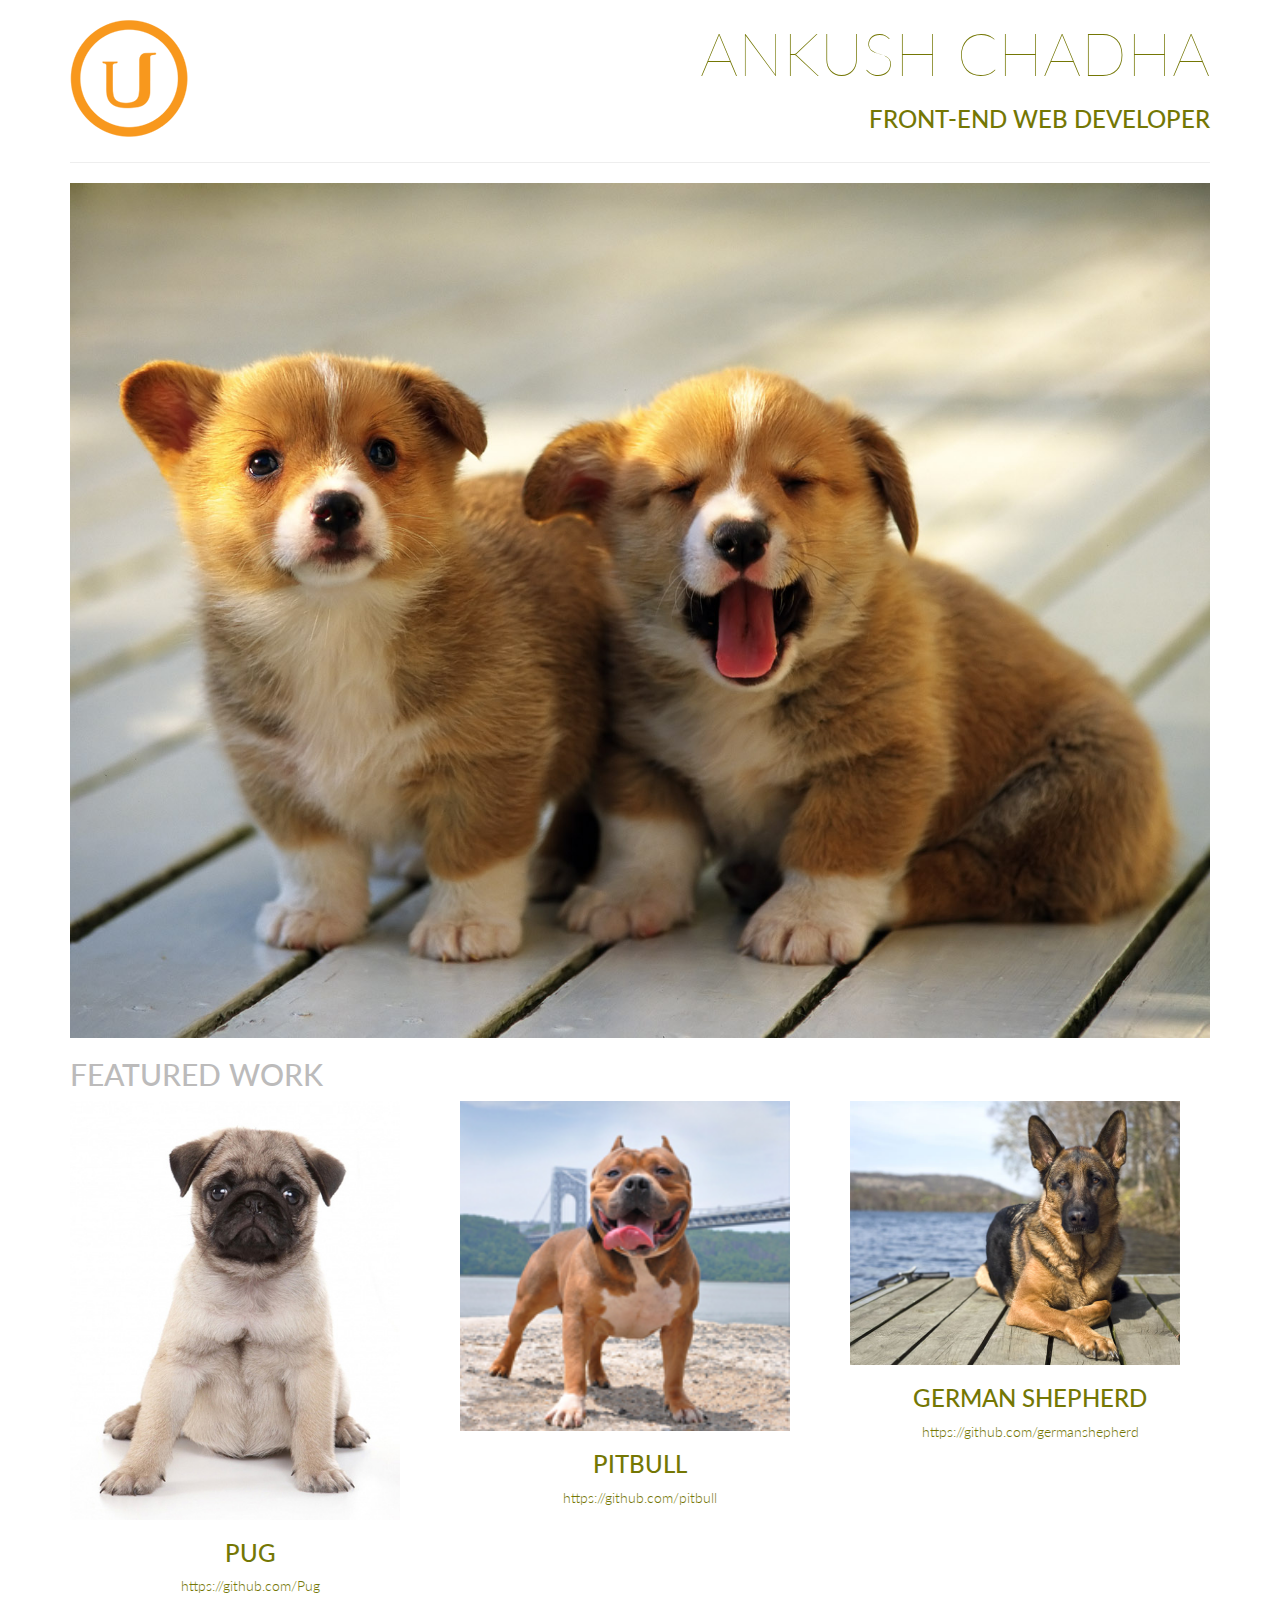
<file: portfolio/index.html>
<!doctype html>
<html>
<head>
  <meta charset="utf-8">
  <meta name="viewport" content="width=device-width, initial-scale=1">
  <title>Framework Test page</title>
  <link rel="stylesheet" href="css/bootstrap.min.css">
  <link href="https://fonts.googleapis.com/css?family=Lato:100,300" rel="stylesheet">
  <link rel="stylesheet" href="css/style.css">
</head>
<body>

<div class="container">
  <header class="row">
   <div class="col-md-6">
      <img class="img-responsive title-logo " src="images/logo.png" alt=" udacity logo">
    </div>
    <div class="col-md-6 text-right text-uppercase">
        <h1 class="text-thin title-super">ankush chadha</h1>
        <h3>front-end web developer</h3>
    </div>
  </header>
   <div class="row">
     <div class="col-md-12">
      <hr>
     </div>
   </div>
    <div class="row">
         <div class="col-md-12">
         <img class="img-responsive " src="images/puppy.jpg" alt="dog">
        </div>
    </div>
    <div class="row">
         <div class="col-md-12">
           <h2 class="text-muted">FEATURED WORK</h2>
         </div>
    </div>
<main>
<div class="row text-center">
    <article class="col-md-4">
        <img class="imgmiddle img-responsive" src="images/puppy1.jpg" alt="pug">
        <h3 class="text-uppercase">pug</h3>
        <p>https://github.com/Pug</p>
    </article>
    <article class="col-md-4">
        <img class="imgmiddle img-responsive" src="images/puppy2.jpg" alt="pitbull">
        <h3 class="text-uppercase">pitbull</h3>
        <p>https://github.com/pitbull</p>
    </article>
    <article class="col-md-4 end">
        <img class="imgmiddle img-responsive" src="images/puppy3.jpg" alt="german shepherd">
        <h3 class="text-uppercase">german shepherd</h3>
        <p>https://github.com/germanshepherd</p>
    </article>
</div>
</main>
</div>
</body>
</html>
</file>
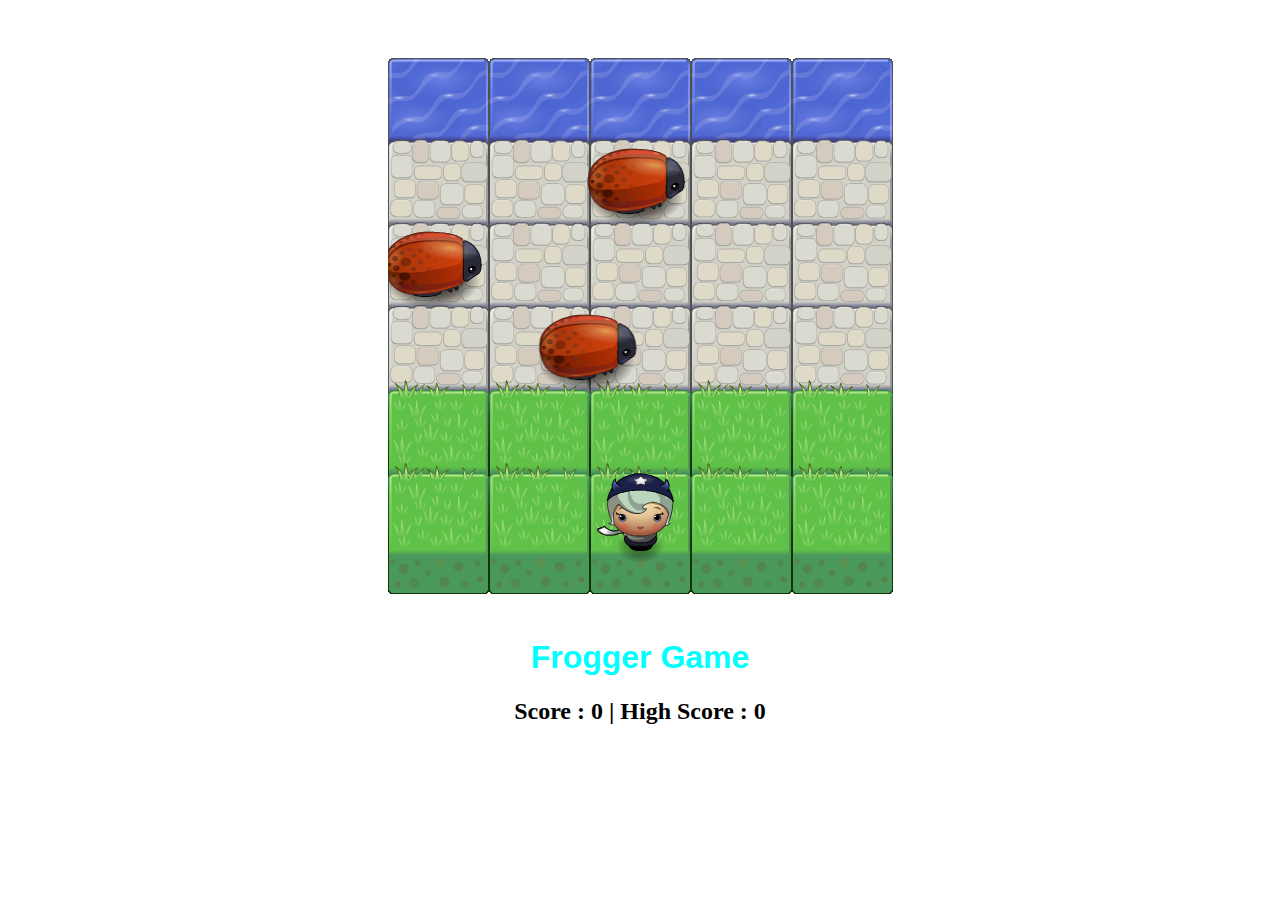
<file: frontend-nanodegree-arcade-game-master/frontend-nanodegree-arcade-game-master/index.html>
<!DOCTYPE html>
<html>

<head>
    <meta charset="UTF-8">
    <title>Arcade Game</title>
    <link rel="stylesheet" href="css/style.css">
</head>

<body>
    <script src="js/app.js"></script>
    <script src="js/resources.js"></script>
    <script src="js/engine.js"></script>
    <h1 id="color">Frogger Game</h1>
    <h2 id="count"></h2>

</body>

</html>
</file>
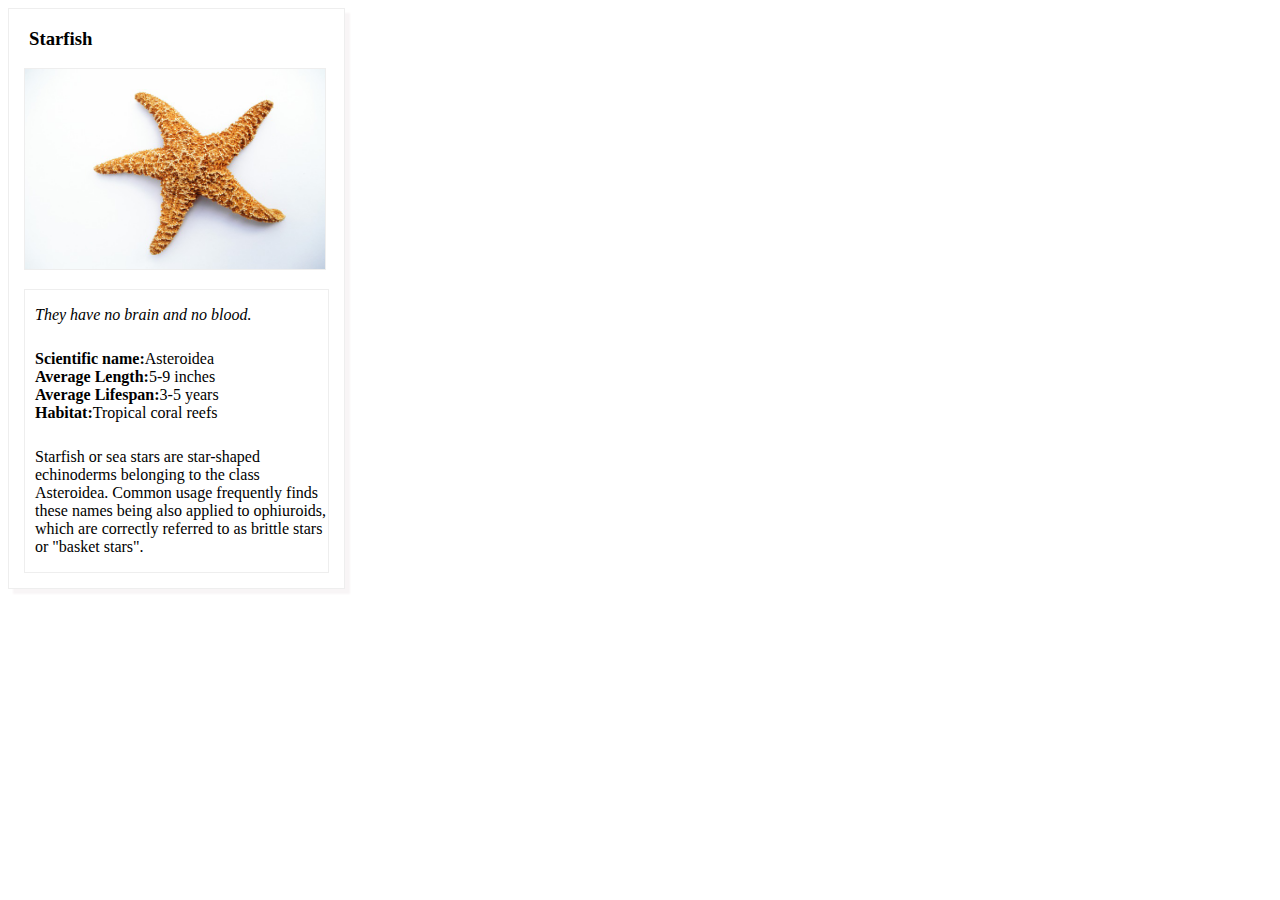
<file: animal trading cards/card.html>
<!DOCTYPE html>
<html>
<head>
	<meta charset="utf-8">
	<title>Animal Trading Cards</title>
	<link href="styles.css" rel="stylesheet">
</head>
<body class="main-border" >
	<div  >
		<h3 class="heading">Starfish</h3>
		<img src="placeholder.jpg" alt="starfish" class="image-resize">
		<div class="sub-border">
			<p class="italic">They have no brain and no blood.</p>
			<ul  class="list ">
				<li><span class="fontstyle" >Scientific name:</span>Asteroidea</li>
				<li><span class="fontstyle">Average Length:</span>5-9 inches</li>
				<li><span class="fontstyle">Average Lifespan:</span>3-5 years</li>
				<li><span class="fontstyle">Habitat:</span>Tropical coral reefs</li>
			</ul>
			<p class="description">Starfish or sea stars are star-shaped echinoderms belonging to the class Asteroidea. Common usage frequently finds these names being also applied to ophiuroids, which are correctly referred to as brittle stars or "basket stars".</p>
		</div>
	</div>
</body>
</html>
</file>
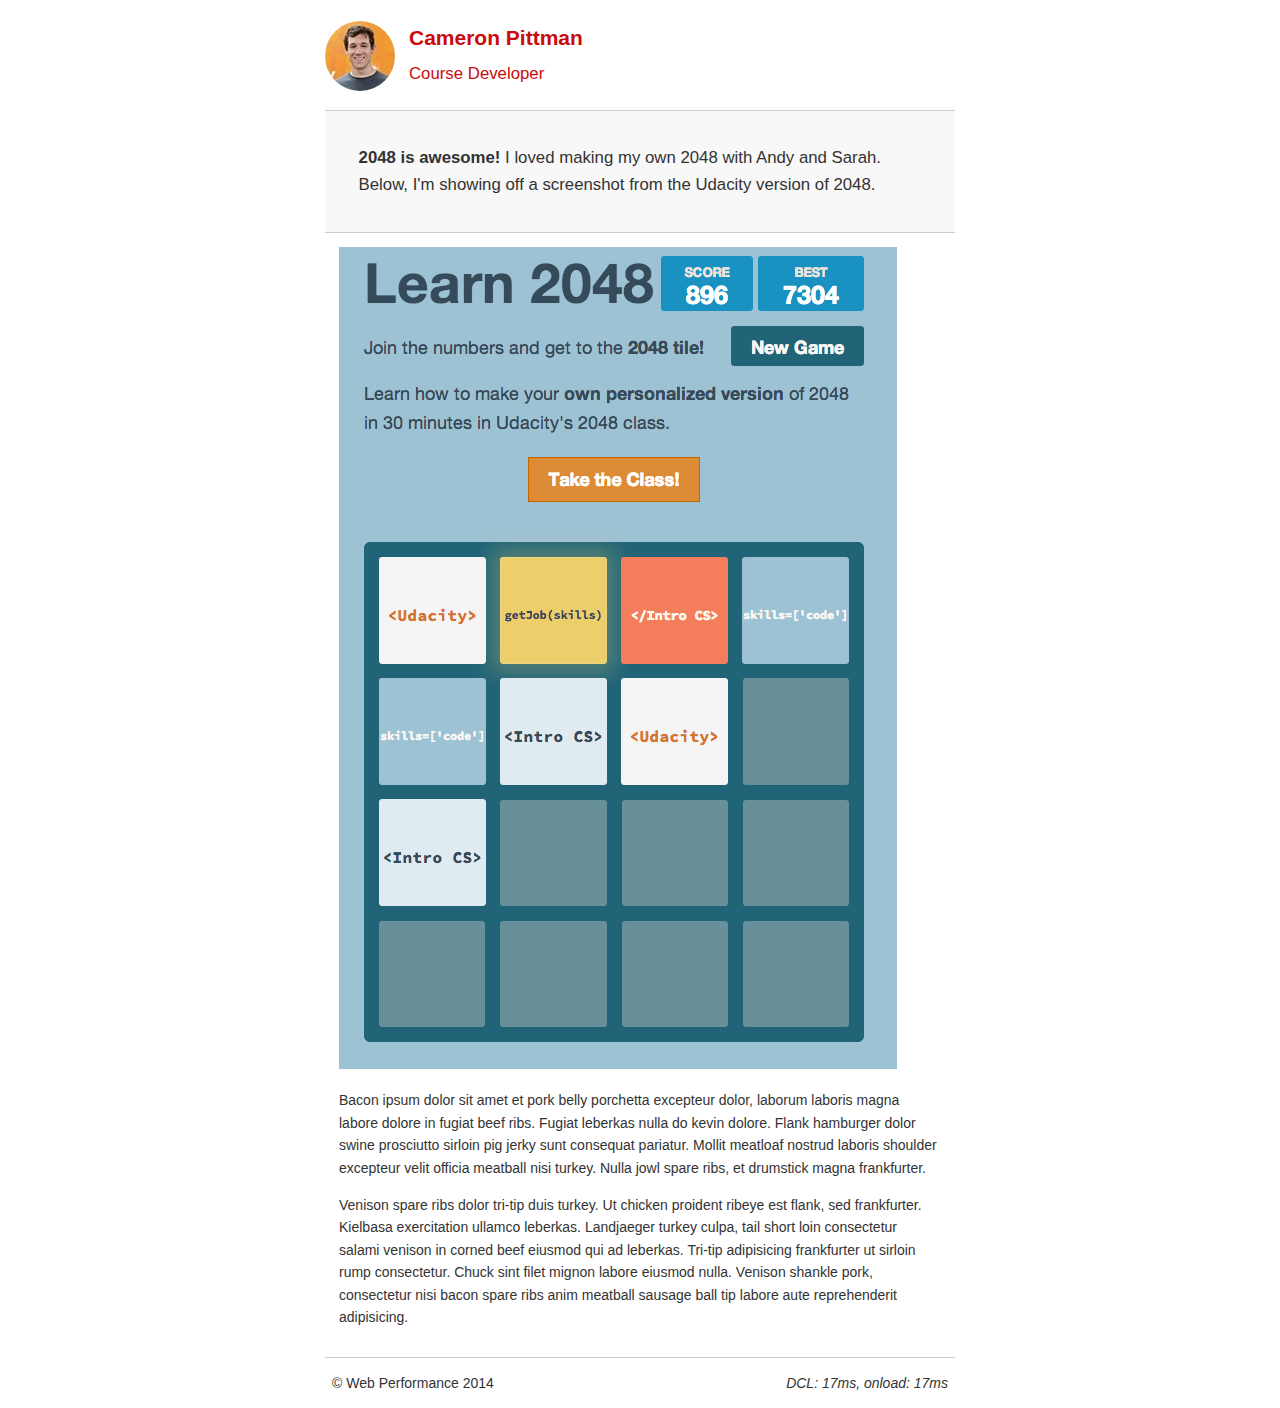
<file: frontend-nanodegree-mobile-portfolio-master/frontend-nanodegree-mobile-portfolio-master/project-2048.html>
<!DOCTYPE html>
<html lang="en">

<head>
    <meta charset="utf-8">
    <meta name="viewport" content="width=device-width, initial-scale=1">
    <meta name="description" content=" FILL ME IN ">
    <meta name="author" content=" FILL ME IN ">
    <title>Cameron Pittman: Portfolio</title>
    <link href="css/style.css" rel="stylesheet">
    <link href="css/print.css" rel="stylesheet">

    <script>
        (function(w, g) {
            w['GoogleAnalyticsObject'] = g;
            w[g] = w[g] || function() {
                (w[g].q = w[g].q || []).push(arguments)
            };
            w[g].l = 1 * new Date();
        })(window, 'ga');
        ga('create', 'UA-XXXX-Y');
        ga('send', 'pageview');
    </script>
    <script src="//www.google-analytics.com/analytics.js"></script>
    <script src="js/perfmatters.js"></script>
</head>

<body>
    <header>
        <a href="/"><img src="img/profilepic.jpg"></a>
        <p>Cameron Pittman<br><span>Course Developer</span></p>
    </header>

    <div class="container">
        <div class="hero">
            <strong>2048 is awesome!</strong> I loved making my own 2048 with Andy and Sarah. Below, I'm showing off a screenshot from the Udacity version of 2048.
        </div>

        <div class="content">

            <img class="img-responsive" src="img/2048.png">

            <p>Bacon ipsum dolor sit amet et pork belly porchetta excepteur dolor, laborum laboris magna labore dolore in fugiat beef ribs. Fugiat leberkas nulla do kevin dolore. Flank hamburger dolor swine prosciutto sirloin pig jerky sunt consequat pariatur. Mollit meatloaf nostrud laboris shoulder excepteur velit officia meatball nisi turkey. Nulla jowl spare ribs, et drumstick magna frankfurter.</p>

            <p>Venison spare ribs dolor tri-tip duis turkey. Ut chicken proident ribeye est flank, sed frankfurter. Kielbasa exercitation ullamco leberkas. Landjaeger turkey culpa, tail short loin consectetur salami venison in corned beef eiusmod qui ad leberkas. Tri-tip adipisicing frankfurter ut sirloin rump consectetur. Chuck sint filet mignon labore eiusmod nulla. Venison shankle pork, consectetur nisi bacon spare ribs anim meatball sausage ball tip labore aute reprehenderit adipisicing.</p>

        </div>

        <footer>
            <p>&copy; Web Performance 2014 <span id="crp-stats"></span></p>
        </footer>
</body>

</html>
</file>
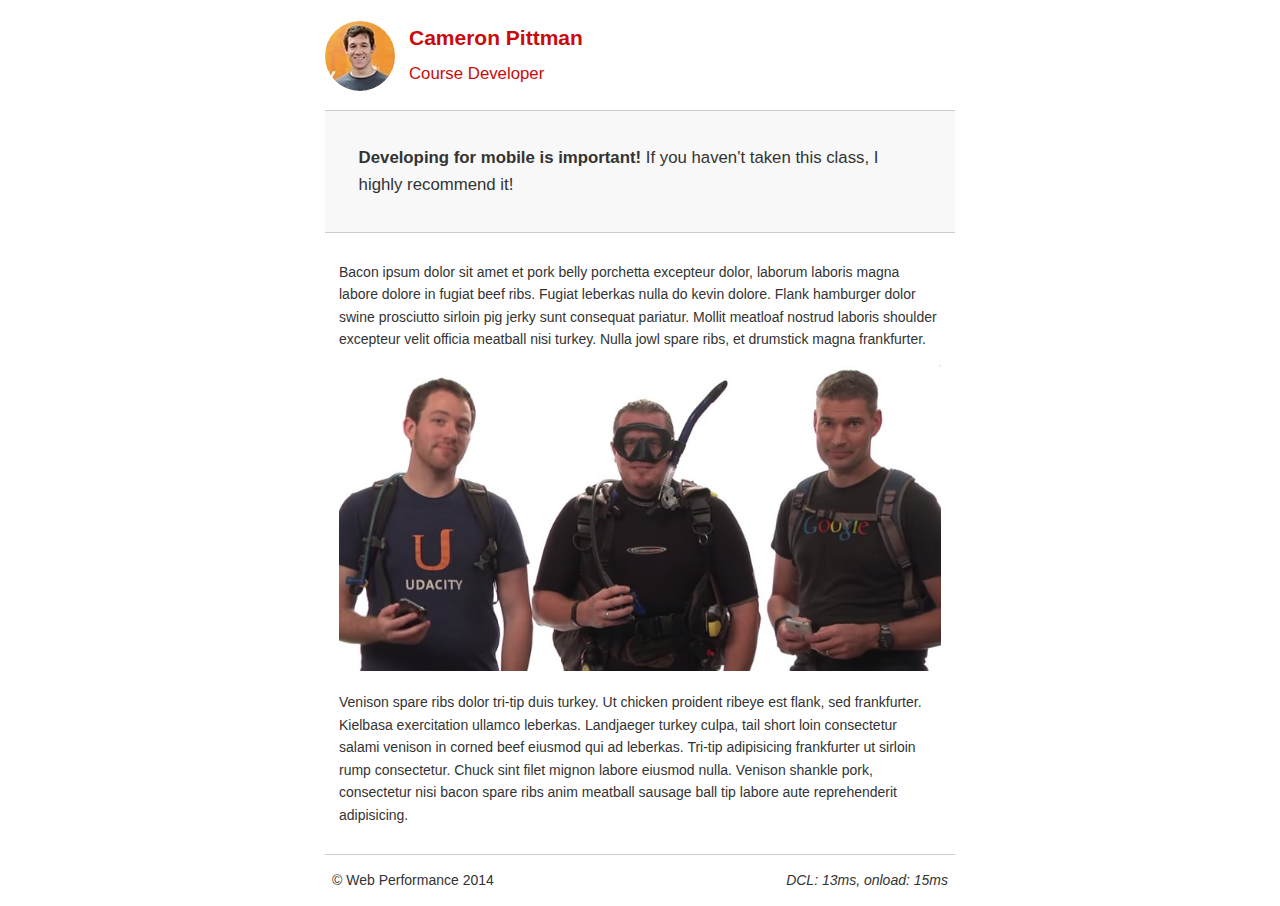
<file: frontend-nanodegree-mobile-portfolio-master/frontend-nanodegree-mobile-portfolio-master/project-mobile.html>
<!DOCTYPE html>
<html lang="en">
  <head>
    <meta charset="utf-8">
    <meta name="viewport" content="width=device-width, initial-scale=1">
    <meta name="description" content=" FILL ME IN ">
    <meta name="author" content=" FILL ME IN ">
    <title>Cameron Pitman: Portfolio</title>

    <!-- Hmm, what is the impact of web fonts on speed? Measure it... -->
    <!-- <link href="//fonts.googleapis.com/css?family=Open+Sans:400,700" rel="stylesheet"> -->

    <link href="css/style.css" rel="stylesheet">
    <link href="css/print.css" rel="stylesheet">

    <script>
      (function(w,g){w['GoogleAnalyticsObject']=g;
      w[g]=w[g]||function(){(w[g].q=w[g].q||[]).push(arguments)};w[g].l=1*new Date();})(window,'ga');

      // Optional TODO: replace with your Google Analytics profile ID.
      ga('create', 'UA-XXXX-Y');
      ga('send', 'pageview');
    </script>
    <script src="http://www.google-analytics.com/analytics.js"></script>
    <script async src="js/perfmatters.js"></script>
  </head>

  <body>
    <header>
      <a href="/"><img src="img/profilepic.jpg"></a>
      <p>Cameron Pittman<br><span>Course Developer</span></p>
    </header>

    <div class="container">
      <div class="hero">
        <strong>Developing for mobile is important!</strong> If you haven't taken this class, I highly recommend it!
      </div>

      <div class="content">

        <p>Bacon ipsum dolor sit amet et pork belly porchetta excepteur dolor, laborum laboris magna labore dolore in fugiat beef ribs. Fugiat leberkas nulla do kevin dolore. Flank hamburger dolor swine prosciutto sirloin pig jerky sunt consequat pariatur. Mollit meatloaf nostrud laboris shoulder excepteur velit officia meatball nisi turkey. Nulla jowl spare ribs, et drumstick magna frankfurter.</p>

        <img src="img/mobilewebdev.jpg">

        <p>Venison spare ribs dolor tri-tip duis turkey. Ut chicken proident ribeye est flank, sed frankfurter. Kielbasa exercitation ullamco leberkas. Landjaeger turkey culpa, tail short loin consectetur salami venison in corned beef eiusmod qui ad leberkas. Tri-tip adipisicing frankfurter ut sirloin rump consectetur. Chuck sint filet mignon labore eiusmod nulla. Venison shankle pork, consectetur nisi bacon spare ribs anim meatball sausage ball tip labore aute reprehenderit adipisicing.</p>

    </div>

    <footer>
      <p>&copy; Web Performance 2014 <span id="crp-stats"></span></p>
    </footer>
  </body>
</html>
</file>
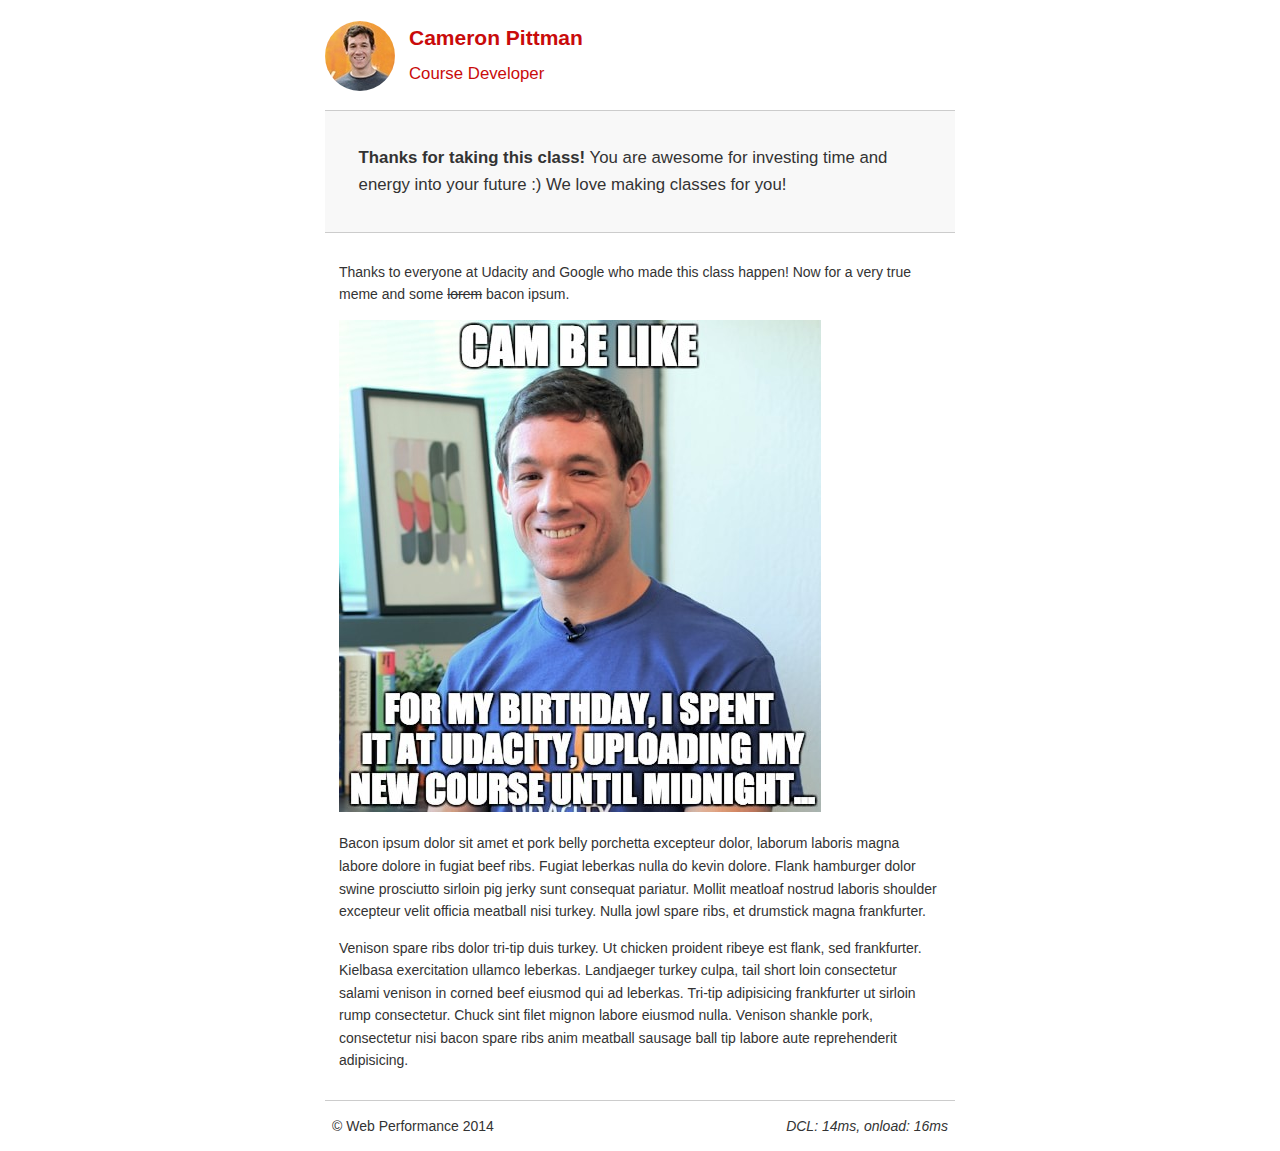
<file: frontend-nanodegree-mobile-portfolio-master/frontend-nanodegree-mobile-portfolio-master/project-webperf.html>
<!DOCTYPE html>
<html lang="en">
  <head>
    <meta charset="utf-8">
    <meta name="viewport" content="width=device-width, initial-scale=1">
    <meta name="description" content=" FILL ME IN ">
    <meta name="author" content=" FILL ME IN ">
    <title>Cameron Pittman: Portfolio</title>

    <!-- Hmm, what is the impact of web fonts on speed? Measure it... -->
    <!-- <link href="//fonts.googleapis.com/css?family=Open+Sans:400,700" rel="stylesheet"> -->

    <link href="css/style.css" rel="stylesheet">
    <link href="css/print.css" rel="stylesheet">

    <script>
      (function(w,g){w['GoogleAnalyticsObject']=g;
      w[g]=w[g]||function(){(w[g].q=w[g].q||[]).push(arguments)};w[g].l=1*new Date();})(window,'ga');

      // Optional TODO: replace with your Google Analytics profile ID.
      ga('create', 'UA-XXXX-Y');
      ga('send', 'pageview');
    </script>
    <script src="http://www.google-analytics.com/analytics.js"></script>
    <script async src="js/perfmatters.js"></script>
  </head>

  <body>
    <header>
      <a href="/"><img src="img/profilepic.jpg"></a>
      <p>Cameron Pittman<br><span>Course Developer</span></p>
    </header>

    <div class="container">
      <div class="hero">
        <strong>Thanks for taking this class!</strong> You are awesome for investing time and energy into your future :) We love making classes for you!
      </div>

      <div class="content">

        <p>Thanks to everyone at Udacity and Google who made this class happen! Now for a very true meme and some <strike>lorem</strike> bacon ipsum.</p>

        <img src="img/cam_be_like.jpg">

        <p>Bacon ipsum dolor sit amet et pork belly porchetta excepteur dolor, laborum laboris magna labore dolore in fugiat beef ribs. Fugiat leberkas nulla do kevin dolore. Flank hamburger dolor swine prosciutto sirloin pig jerky sunt consequat pariatur. Mollit meatloaf nostrud laboris shoulder excepteur velit officia meatball nisi turkey. Nulla jowl spare ribs, et drumstick magna frankfurter.</p>

        <p>Venison spare ribs dolor tri-tip duis turkey. Ut chicken proident ribeye est flank, sed frankfurter. Kielbasa exercitation ullamco leberkas. Landjaeger turkey culpa, tail short loin consectetur salami venison in corned beef eiusmod qui ad leberkas. Tri-tip adipisicing frankfurter ut sirloin rump consectetur. Chuck sint filet mignon labore eiusmod nulla. Venison shankle pork, consectetur nisi bacon spare ribs anim meatball sausage ball tip labore aute reprehenderit adipisicing.</p>

    </div>

    <footer>
      <p>&copy; Web Performance 2014 <span id="crp-stats"></span></p>
    </footer>
  </body>
</html>
</file>
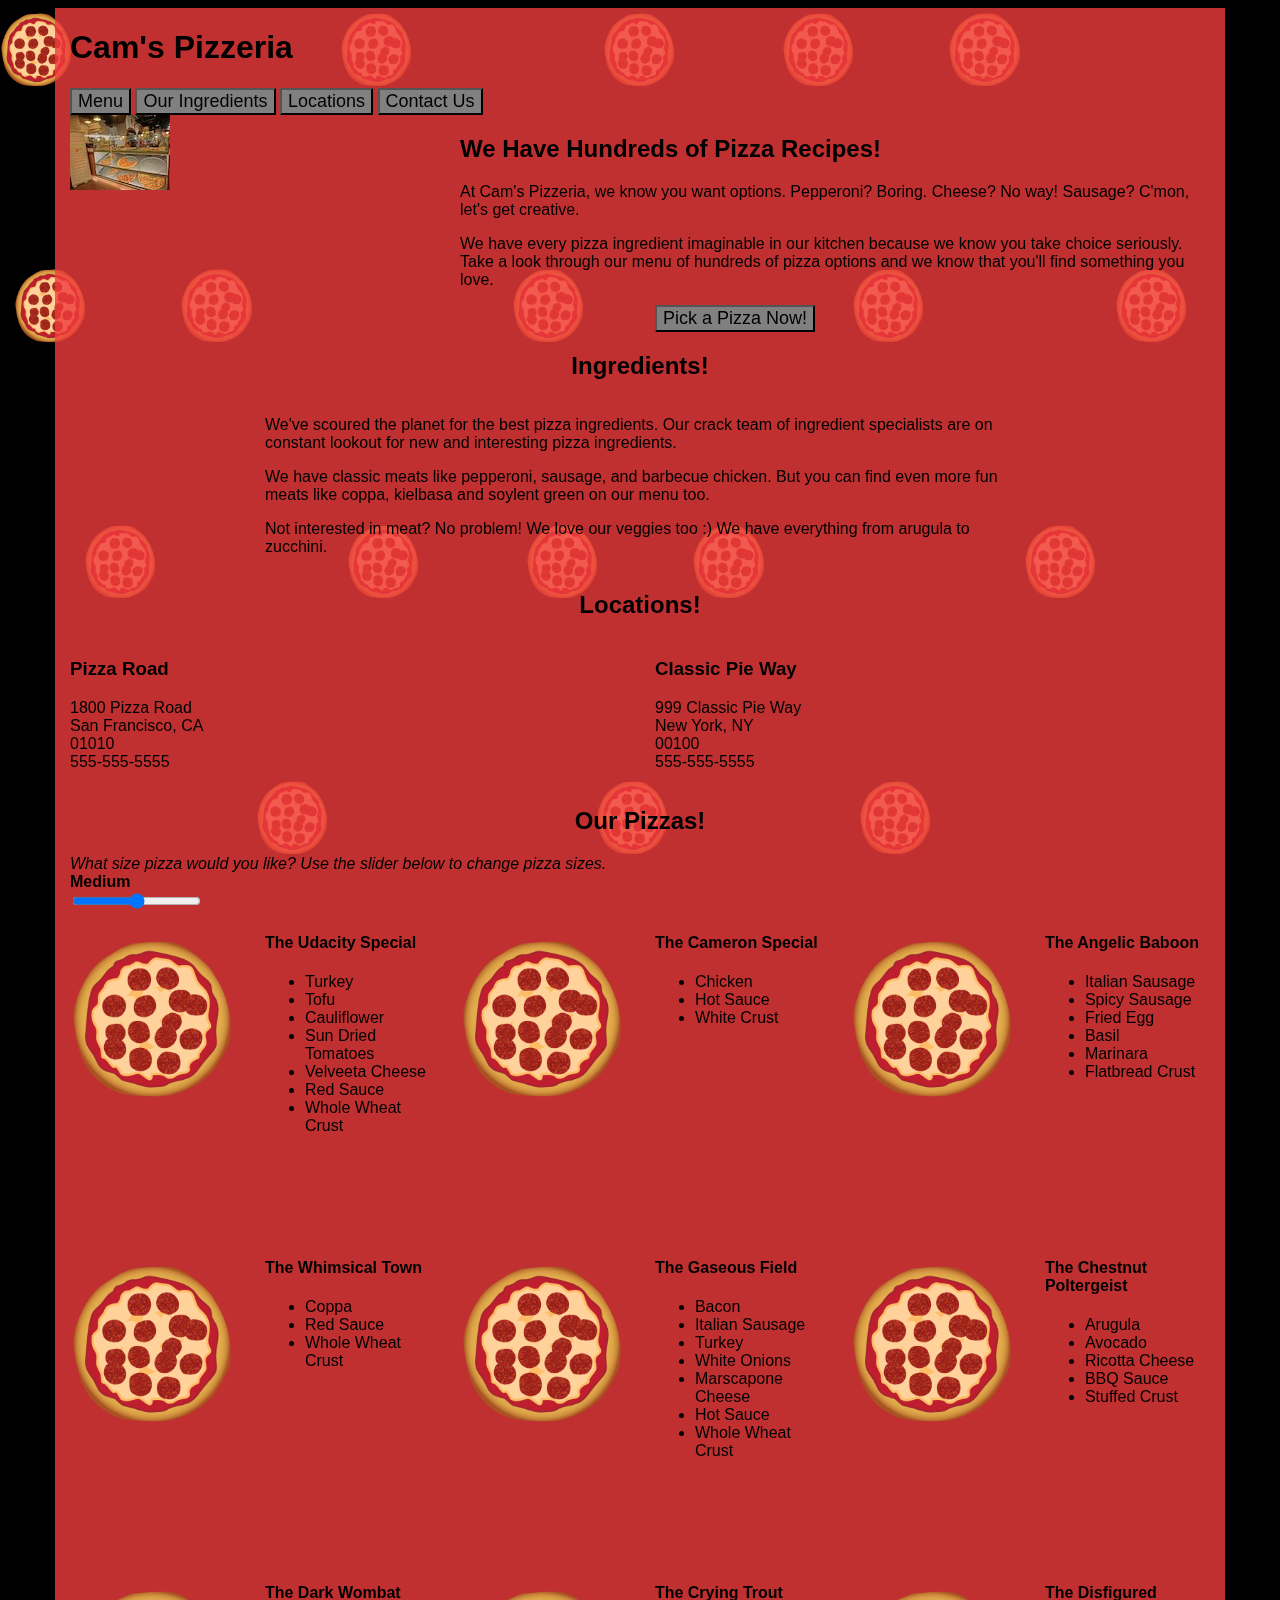
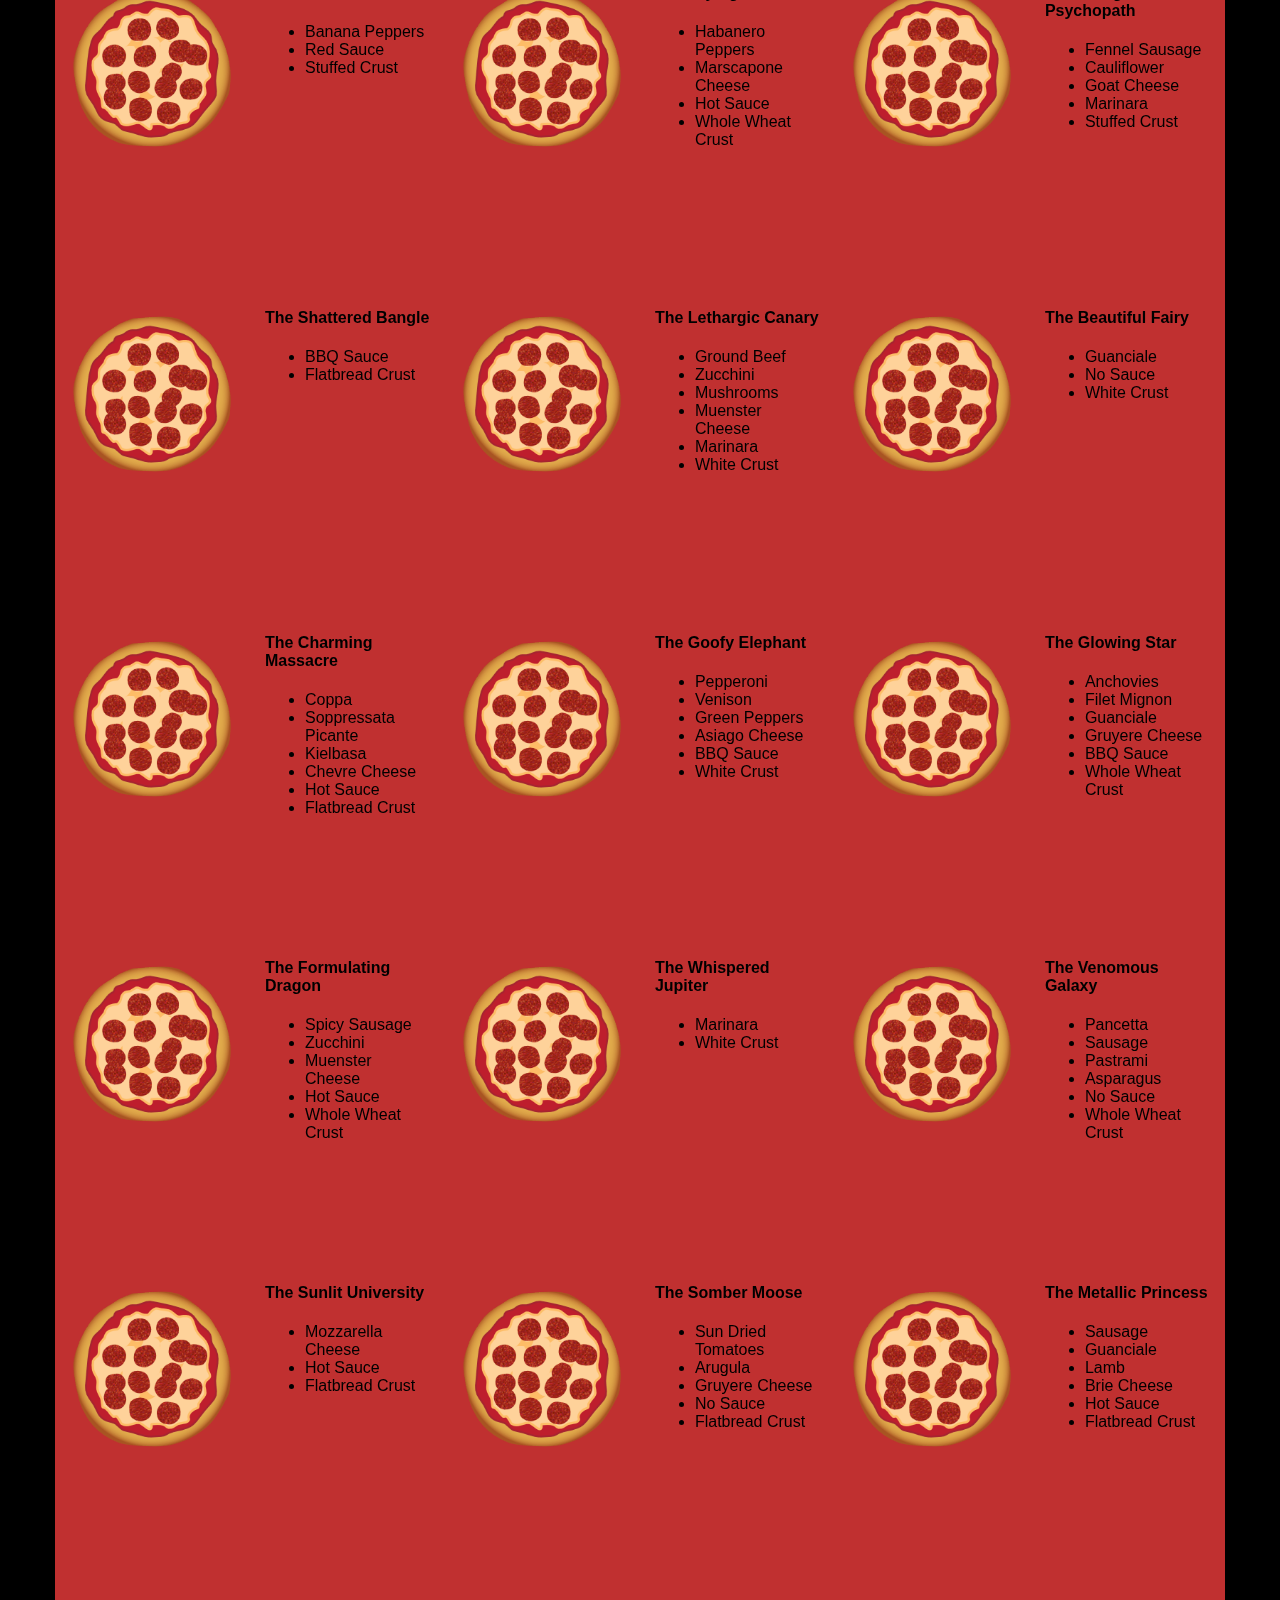
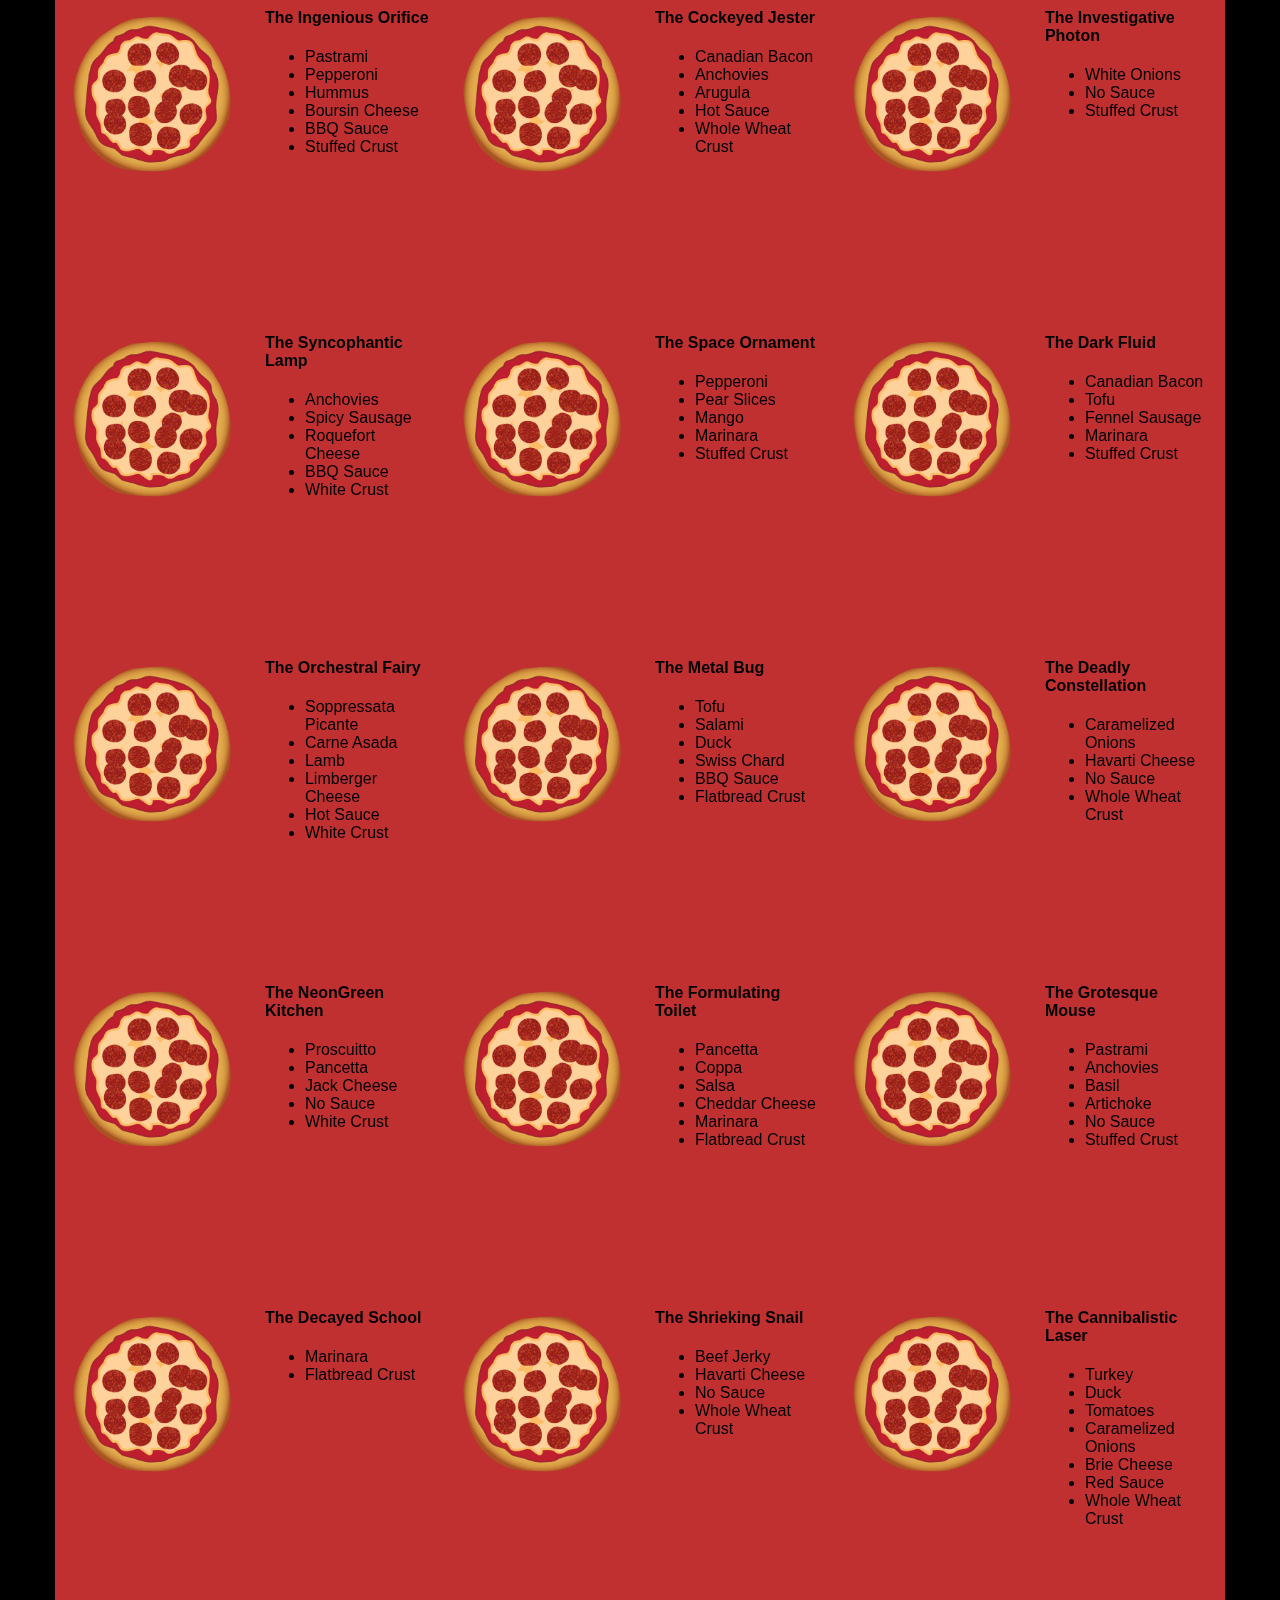
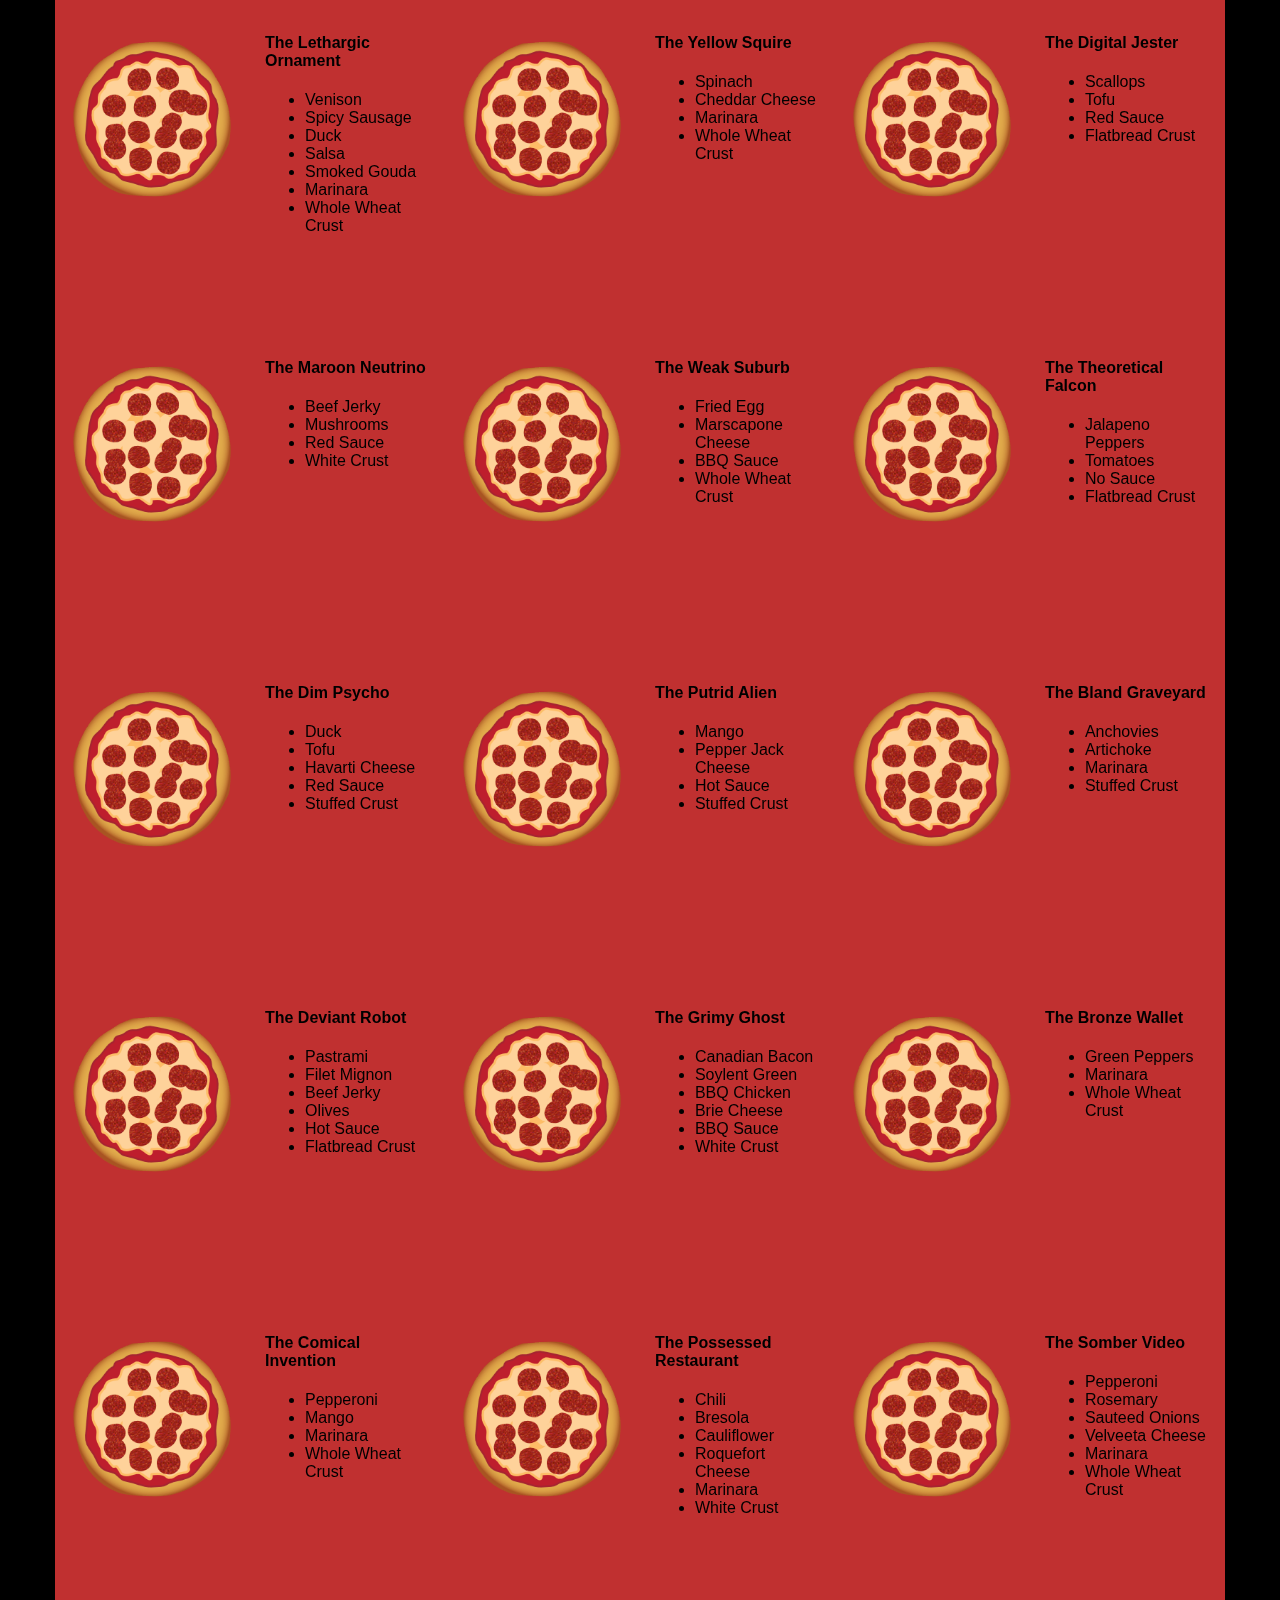
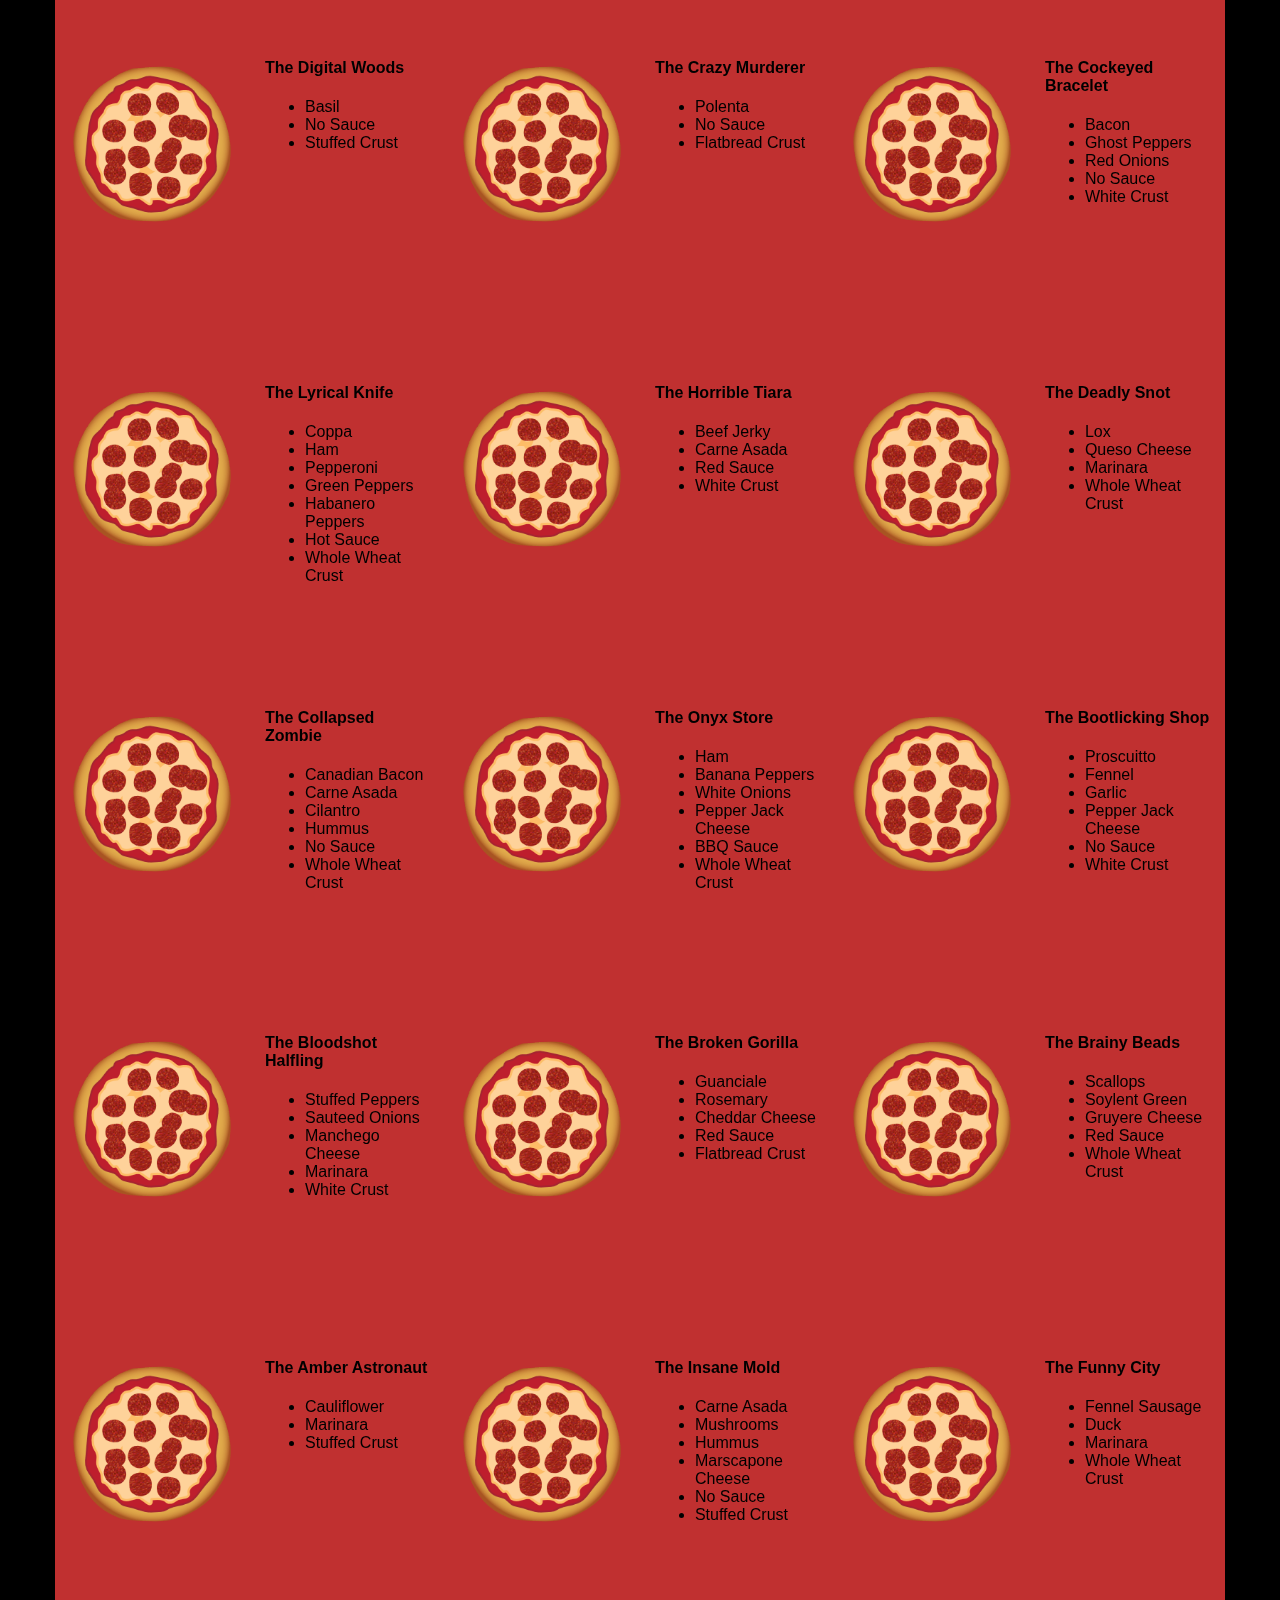
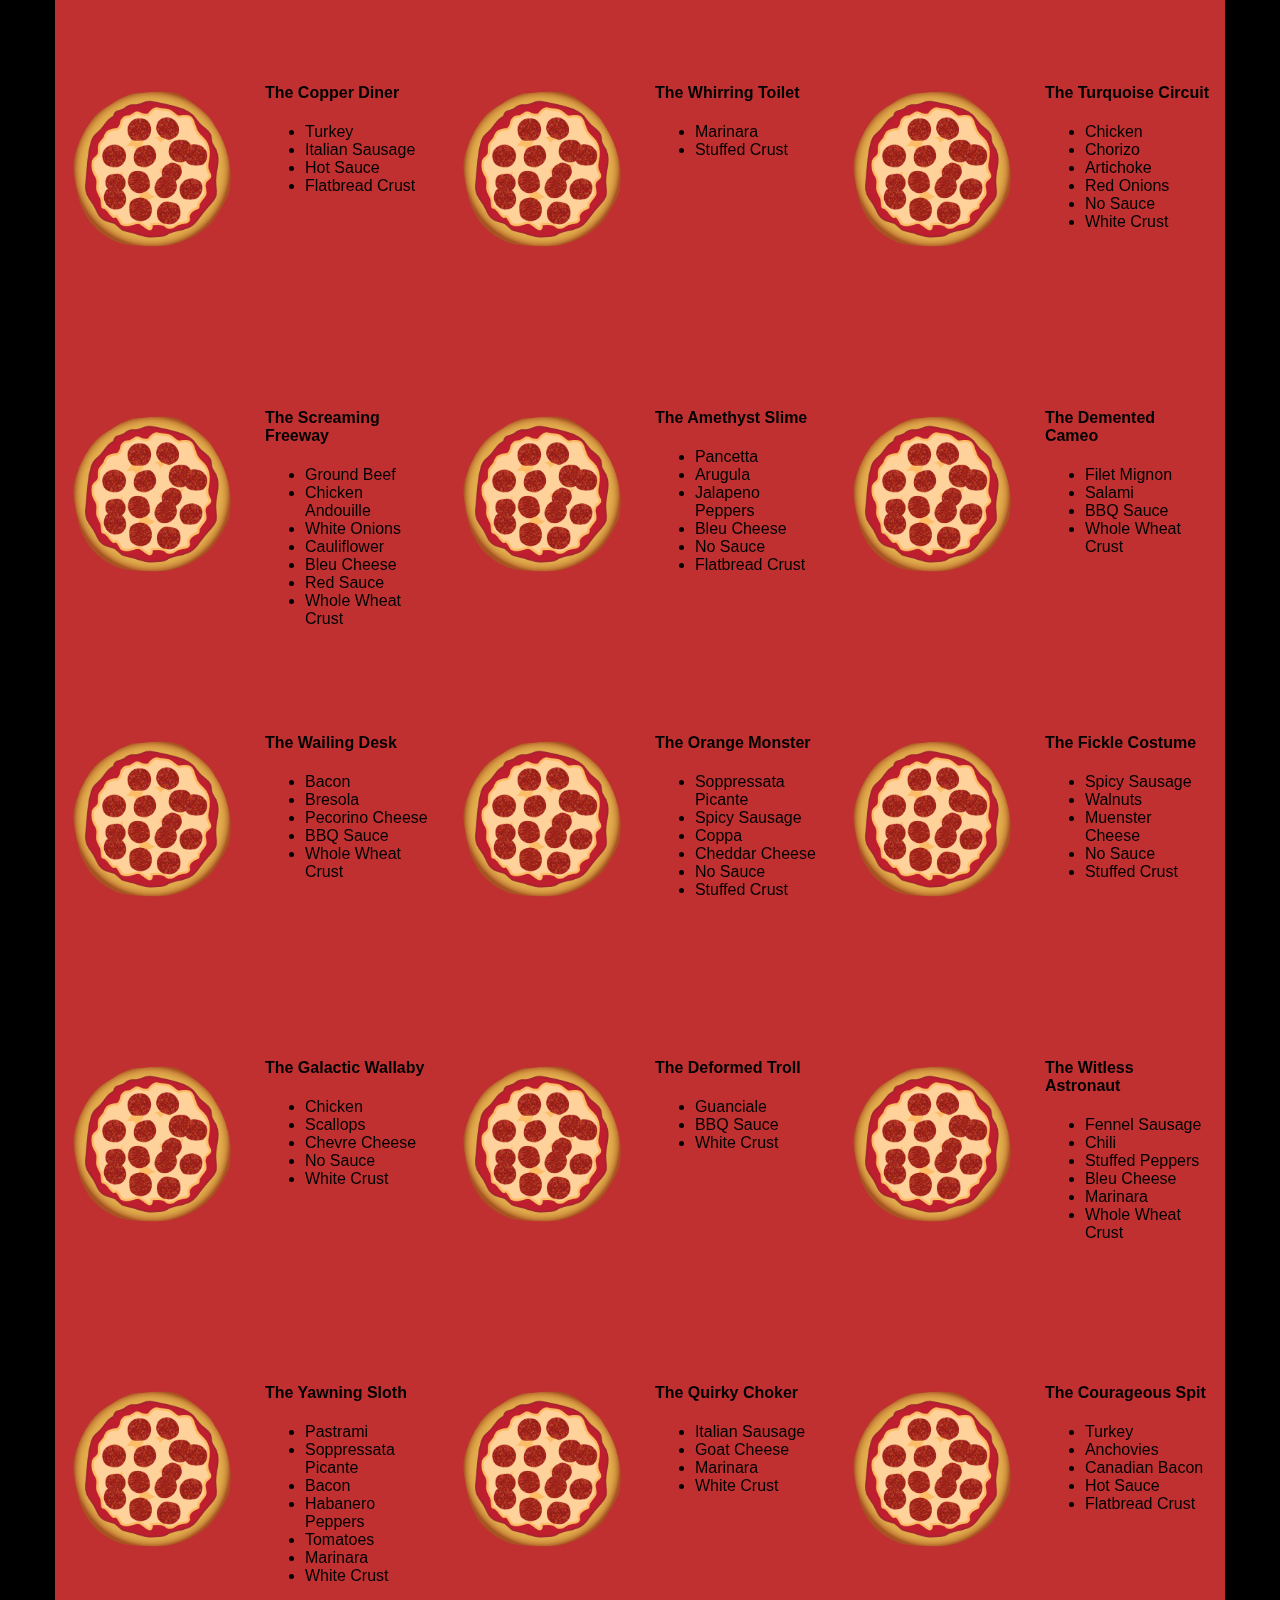
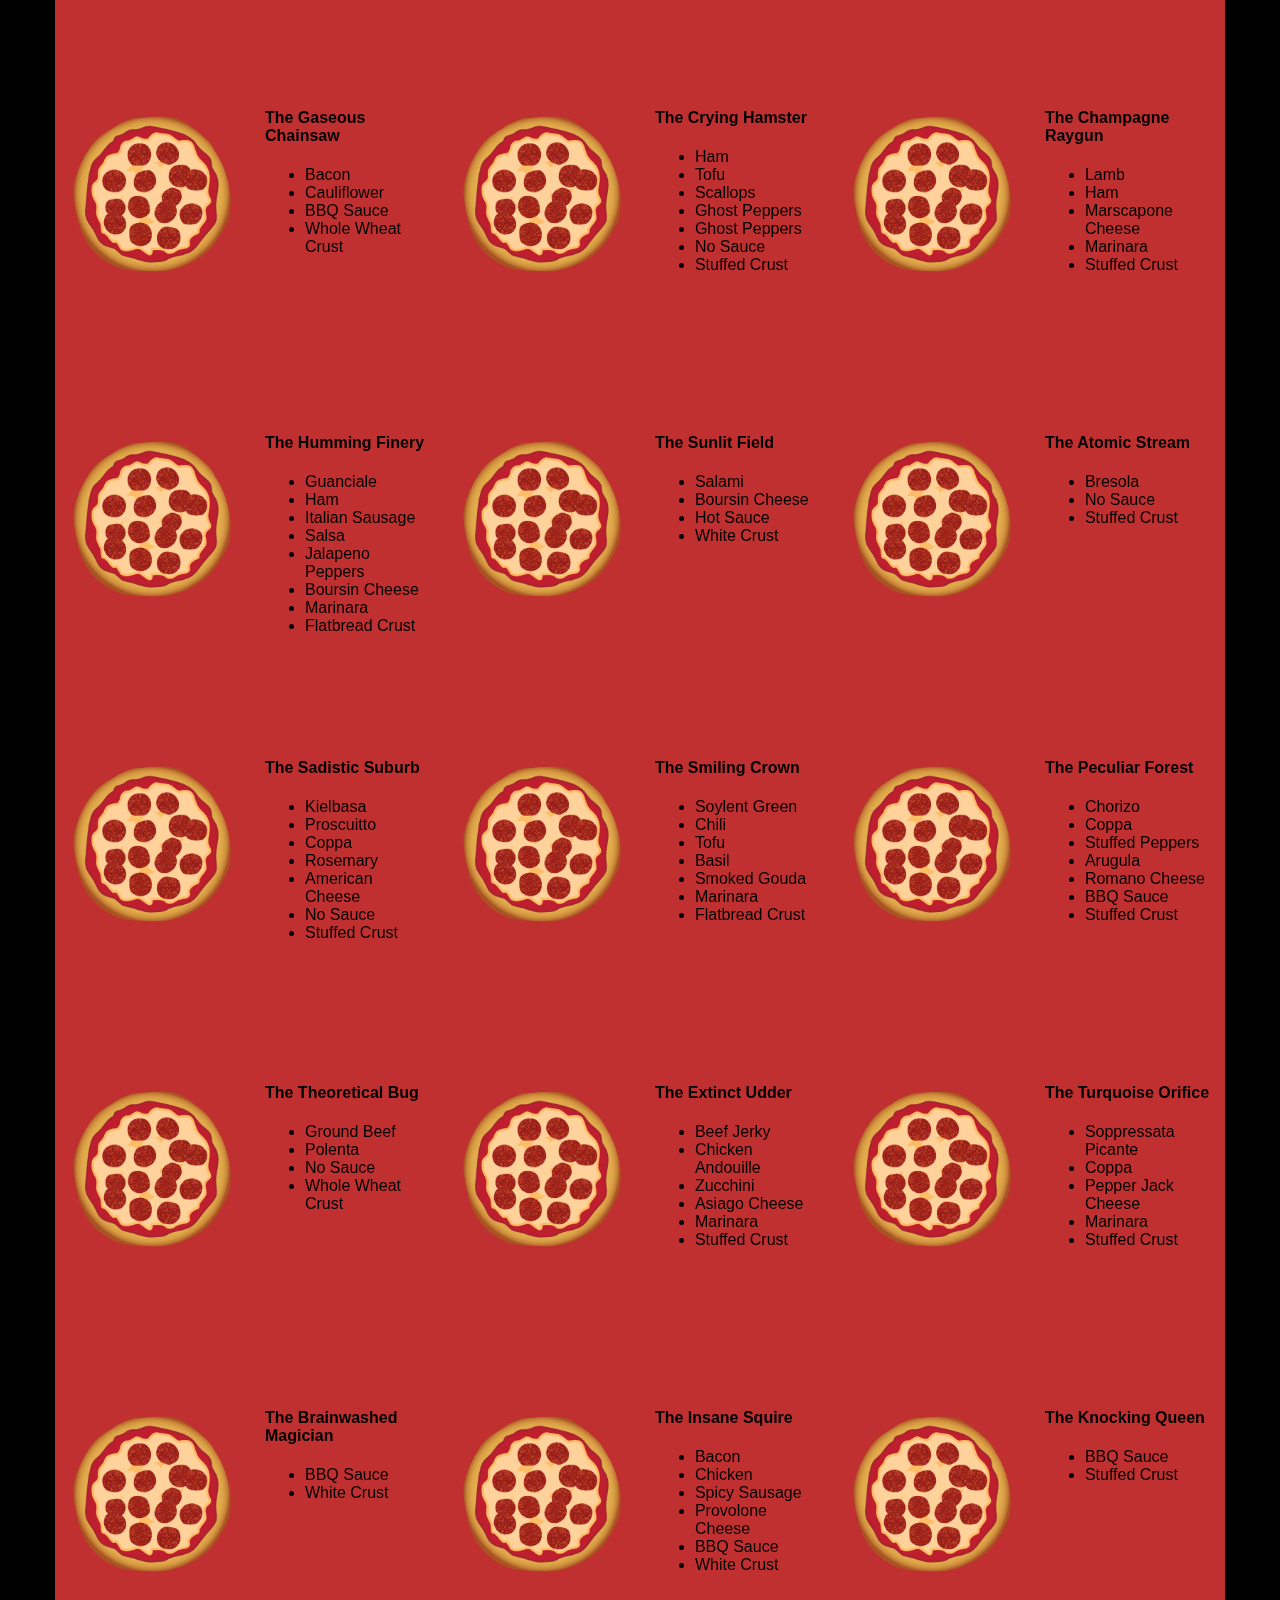
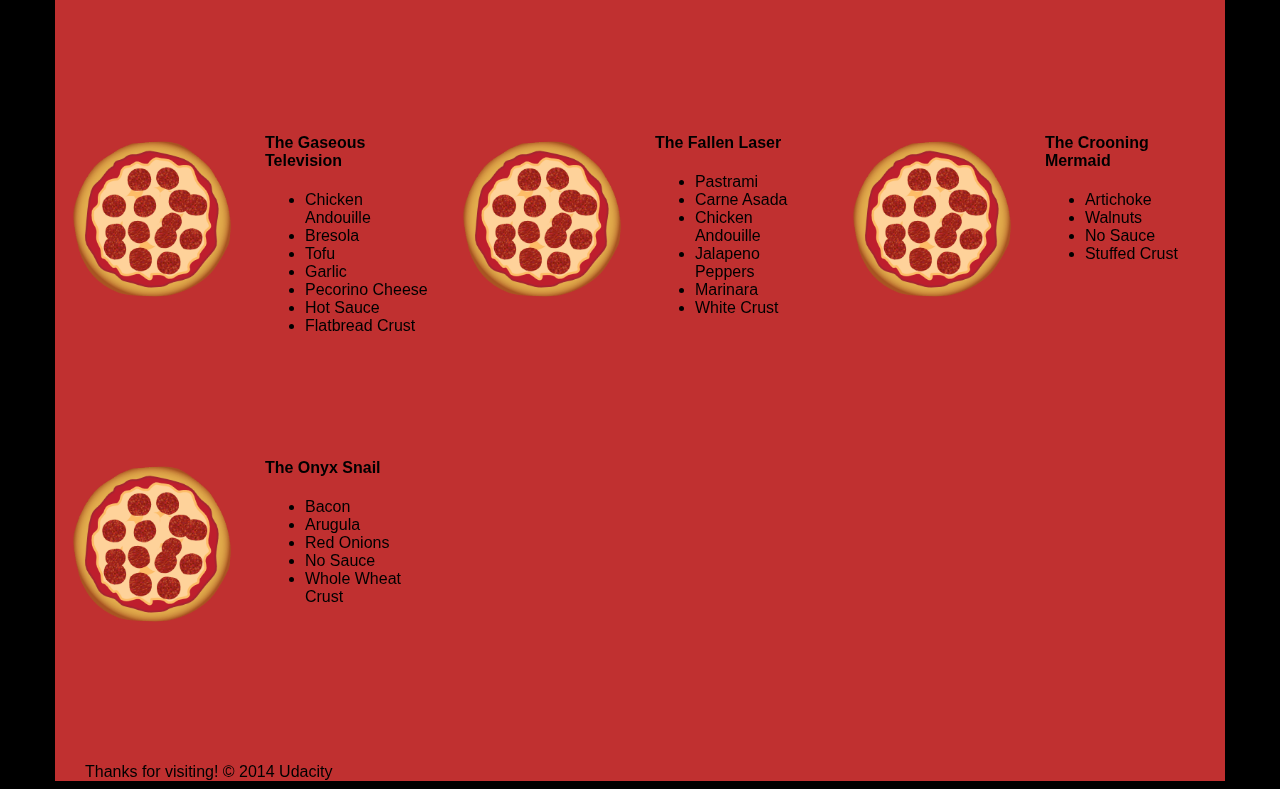
<file: frontend-nanodegree-mobile-portfolio-master/frontend-nanodegree-mobile-portfolio-master/views/pizza.html>
<!DOCTYPE HTML>
<html>

<head>
    <link rel="stylesheet" href="css/style.css">
    <link rel="stylesheet" href="css/bootstrap-grid.css">
    <meta name=viewport content="width=device-width ,initial-scale=1" >
</head>

<body>
    <div class="container">
        <div id="header" class="row">
            <div class="col-md-6">
                <div class="row">
                    <div class="col-md-12">
                        <h1>Cam's Pizzeria</h1>
                        <div class="row">
                            <div id="menu" class="col-md-12">
                                <form action="#randomPizzas">
                                    <input type="submit" value="Menu">
                                </form>
                                <form action="#ingredients">
                                    <input type="submit" value="Our Ingredients">
                                </form>
                                <form action="#locations">
                                    <input type="submit" value="Locations">
                                </form>
                                <form action="#" onsubmit="alert('Thanks for clicking! This button doesn\'t do anything because this is a fake pizzeria :\)')">
                                    <input type="submit" value="Contact Us">
                                </form>
                            </div>
                        </div>
                    </div>
                </div>
            </div>
            <div id="movingPizzas1" class="col-md-6">
            </div>
        </div>
        <div id="callToAction" class="row">
            <div class="col-md-4">
                <img src="images/pizzeria.jpg" class="img-responsive">
                <!-- Image credit to: http://commons.wikimedia.org/wiki/File:HK_TST_night_%E5%98%89%E8%98%AD%E9%81%93_Granville_Road_restaurant_Paisano's_Pizzeria_pizza_Dec-2013.JPG -->
            </div>
            <div class="col-md-8">
                <div class="row">
                    <div class="col-md-12">
                        <h2>We Have Hundreds of Pizza Recipes!</h2>
                        <p>At Cam's Pizzeria, we know you want options. Pepperoni? Boring. Cheese? No way! Sausage? C'mon, let's get creative.</p>

                        <p>We have every pizza ingredient imaginable in our kitchen because we know you take choice seriously. Take a look through our menu of hundreds of pizza options and we know that you'll find something you love.</p>
                    </div>
                </div>
                <div class="row">
                    <div class="col-md-6 col-md-push-3">
                        <form action="#randomPizzas">
                            <input type="submit" value="Pick a Pizza Now!">
                        </form>
                    </div>
                </div>
            </div>
        </div>
        <div id="ingredients" class="row">
            <div class="col-md-8 col-md-push-2">
                <div class="row">
                    <div class="col-md-12 centered">
                        <h2>Ingredients!</h2>
                    </div>
                </div>
                <div class="row">
                    <div class="col-md-12">
                        <p>We've scoured the planet for the best pizza ingredients. Our crack team of ingredient specialists are on constant lookout for new and interesting pizza ingredients.</p>

                        <p>We have classic meats like pepperoni, sausage, and barbecue chicken. But you can find even more fun meats like coppa, kielbasa and soylent green on our menu too.</p>

                        <p>Not interested in meat? No problem! We love our veggies too :) We have everything from arugula to zucchini.</p>
                    </div>
                </div>
            </div>
        </div>
        <div id="locations" class="row">
            <div class="col-md-12">
                <h2 style="text-align: center">Locations!</h2>
                <div class="row">
                    <div class="col-md-6">
                        <h3>Pizza Road</h3>
                        <p>1800 Pizza Road<br>San Francisco, CA<br>01010<br>555-555-5555</p>
                    </div>
                    <div class="col-md-6">
                        <h3>Classic Pie Way</h3>
                        <p>999 Classic Pie Way<br>New York, NY<br>00100<br>555-555-5555</p>
                    </div>
                </div>
            </div>
        </div>
        <div id="pizzaGenerator" class="row">
            <div class="col-md-12">
                <h2 style="text-align: center">Our Pizzas!</h2>
                <div class="row">
                    <div class="col-md-12">
                        <em>What size pizza would you like? Use the slider below to change pizza sizes.</em>
                    </div>
                    <div id="pizzaSize" class="col-md-6">Medium</div>
                    <div class="col-md-12">
                        <input id="sizeSlider" type="range" min="1" max="3" value="2" step="1" onchange="resizePizzas(this.value)"></input>
                    </div>
                </div>
                <div id="randomPizzas" class="row">
                    <div id="pizza0" class="randomPizzaContainer" style="width:33.33%;">
                        <div class="col-md-6">
                            <img src="images/pizza.png" class="img-responsive">
                        </div>
                        <div class="col-md-6">
                            <h4>The Udacity Special</h4>
                            <ul>
                                <li>Turkey</li>
                                <li>Tofu</li>
                                <li>Cauliflower</li>
                                <li>Sun Dried Tomatoes</li>
                                <li>Velveeta Cheese</li>
                                <li>Red Sauce</li>
                                <li>Whole Wheat Crust</li>
                            </ul>
                        </div>
                    </div>
                    <div id="pizza1" class="randomPizzaContainer" style="width:33.33%;">
                        <div class="col-md-6">
                            <img src="images/pizza.png" class="img-responsive">
                        </div>
                        <div class="col-md-6">
                            <h4>The Cameron Special</h4>
                            <ul>
                                <li>Chicken</li>
                                <li>Hot Sauce</li>
                                <li>White Crust</li>
                            </ul>
                        </div>
                    </div>
                </div>
            </div>
        </div>
        <div id="footer" class="col-md-12">Thanks for visiting! &copy; 2014 Udacity</div>
    </div>
    <script type="text/javascript" src="js/main.js"></script>
</body>

</html>
</file>
<file: portfolio/css/style.css>
body {
    font-family: 'Lato', sans-serif;
    color: #747704;
    font-weight: 300;
 }

.text-thin {
    font-weight: 100;
 }

.title-super {
    font-size: 60px;
 }

.imgmiddle {
    width: 330px;
    height: auto;
 }

.text-muted {
    color: #BCBBBB;
 }

.title-logo {
    margin-top: 20px;
 }
</file>
<file: frontend-nanodegree-arcade-game-master/frontend-nanodegree-arcade-game-master/css/style.css>
body {
    text-align: center;
}
#color{
    color: aqua;
    font-family: sans-serif;
}
</file>
<file: animal trading cards/styles.css>
.list {
	 list-style-type:none;
	 text-align: left;
	 margin-right: 50px;
	 padding:10px;

}

span {
	font-weight: bold;
}

.italic {
	font-style: italic;
	padding-left: 10px;
}

.main-border {
	width: 335px;
	border-style: ridge;
    border-width: 1px;
     box-shadow: 5px 5px 2px #F8F5F6;
}

.image-resize {
	margin-left:15px;
   	border-style: ridge;
    border-width: 1px;
    height:200px;
    width:300px;   
}

.sub-border {
	margin: 15px;
	border-style: ridge;
    border-width: 1px;   
}

.description {
margin-left: 10px;	
}

.heading {
	padding-left: 20px;
}
</file>
<file: frontend-nanodegree-mobile-portfolio-master/frontend-nanodegree-mobile-portfolio-master/css/style.css>
html {
    font-size: 100%;
    overflow-y: scroll;
    -webkit-tap-highlight-color: rgba(0, 0, 0, 0);
    -ms-text-size-adjust: 100%;
    -webkit-text-size-adjust: none;
}
.hero,
footer {
    border-top: 1px solid #ccc
}

footer span,
li p {
    font-style: italic
}


body {
    margin: 0;
    font-size: 14px;
    line-height: 1.61;
    font-weight: 400;
}

body,
button,
input,
select,
textarea {
    font-family: 'Open Sans', sans-serif;
    color: #333;
}

a {
    color: #12C;
}

a:visited {
    color: #61C;
}

a:focus {
    outline: thin dotted;
}

a:hover,
a:active {
    color: #c00;
    outline: 0;
}

b,
strong {
    font-weight: bold;
}

pre,
code {
    font-family: monospace, monospace;
    font-size: 1em;
}

ul,
ol {
    margin: 1em 0;
    padding: 0 0 0 20px;
}

img {
    border: 0;
    max-width: 100%;
}

body {
    background: #fff;
}

header,
footer,
.container {
    max-width: 45em;
    margin: 0 auto;
}

header {
    padding: 0 0.5em;
    color: #C90B0B;
}

header img {
    border-radius: 40px;
    float: left;
}

header p {
    font-size: 1.5em;
    font-weight: bold;
    padding-left: 4em;
}

header p span {
    font-size: 0.8em;
    font-weight: normal;
}

.hero {
    padding: 2em;
    background-color: #f8f8f8;
    font-size: 1.2em;
    border-bottom: 1px solid #ccc;
    border-top: 1px solid #ccc;
}

.content {
    padding: 1em 1em;
}

.content li {
    list-style-type: none;
    font-size: 1.1em;
}

li img {
    float: left;
    padding-right: 1em;
}

li p {
    font-size: 0.9em;
    font-style: italic;
}

footer {
    padding: 0 0.5em;
    border-top: 1px solid #ccc;
}

footer span {
    float: right;
    font-style: italic;
}


/* Smartphones (portrait) */

@media only screen and (max-width: 480px) {
    body {
        font-size: 12px;
    }
    header p {
        padding-left: 4.5em;
    }
}
</file>
<file: frontend-nanodegree-mobile-portfolio-master/frontend-nanodegree-mobile-portfolio-master/css/print.css>
@media print {
    * {
        background: 0 0!important;
        color: black !important;
        text-shadow: none !important;
        filter: none !important;
        -ms-filter: none !important;
    }
    a,
    a:visited {
        color: #444 !important;
        text-decoration: underline;
    }
    a[href]:after {
        content: " (" attr(href) ")";
    }
    tr,
    img {
        page-break-inside: avoid;
    }
    img {
        max-width: 100% !important;
    }
    @page {
        margin: 0.5cm;
    }
    h2,
    h3 {
        page-break-after: avoid;
    }
    p,
    h2,
    h3 {
        orphans: 3;
        widows: 3;
    }

}
</file>
<file: frontend-nanodegree-mobile-portfolio-master/frontend-nanodegree-mobile-portfolio-master/views/css/style.css>
* {
    -webkit-box-sizing: border-box;
    -moz-box-sizing: border-box;
    -box-sizing: border-box;
}

body {
    font-family: "Trebuchet MS", Helvetica, sans-serif;
    background: black;
}

input {
    background: grey;
    font-size: 18px;
}

form {
    display: inline-block;
}

.centered {
    text-align: center;
}

.small {
    width: 75%;
}

.medium {
    width: 88%;
}

.big {
    width: 100%;
}

#pizzaSize {
    font-weight: 800;
}

.mover {
    position: fixed;
    width: 256px;
    z-index: -1;
}

.randomPizzaContainer {
    float: left;
    display: flex;
}

.randomPizzaContainer:after {
    content: "";
    display: table;
    clear: both;
}

.container {
    background-color: rgba(240, 60, 60, 0.8);
}
</file>
